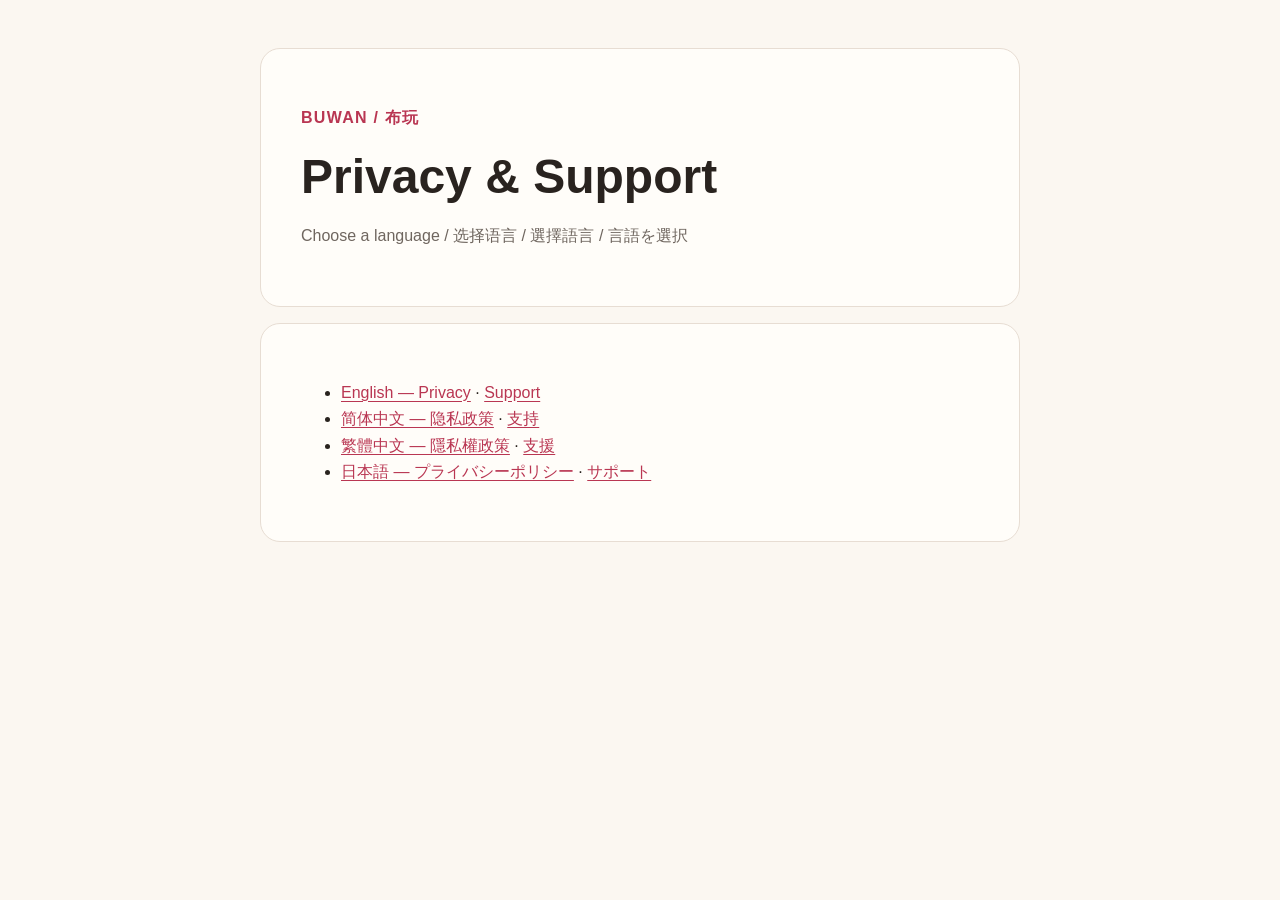
<file: index.html>
<!doctype html>
<html lang="en">
<head>
  <meta charset="utf-8">
  <meta name="viewport" content="width=device-width, initial-scale=1">
  <title>Buwan — Privacy &amp; Support</title>
  <link rel="stylesheet" href="styles.css">
  <link rel="canonical" href="https://pordhord.github.io/buwan-support/">
</head>
<body>
<main data-release-gate="1.0-local-only-no-sync">
  <header>
    <p class="eyebrow">Buwan / 布玩</p>
    <h1>Privacy &amp; Support</h1>
    <p class="meta">Choose a language / 选择语言 / 選擇語言 / 言語を選択</p>
  </header>
  <article>
    <ul>
      <li><a href="en/privacy.html">English — Privacy</a> · <a href="en/support.html">Support</a></li>
      <li><a href="zh-Hans/privacy.html">简体中文 — 隐私政策</a> · <a href="zh-Hans/support.html">支持</a></li>
      <li><a href="zh-Hant/privacy.html">繁體中文 — 隱私權政策</a> · <a href="zh-Hant/support.html">支援</a></li>
      <li><a href="ja/privacy.html">日本語 — プライバシーポリシー</a> · <a href="ja/support.html">サポート</a></li>
    </ul>
  </article>
</main>
</body>
</html>
</file>
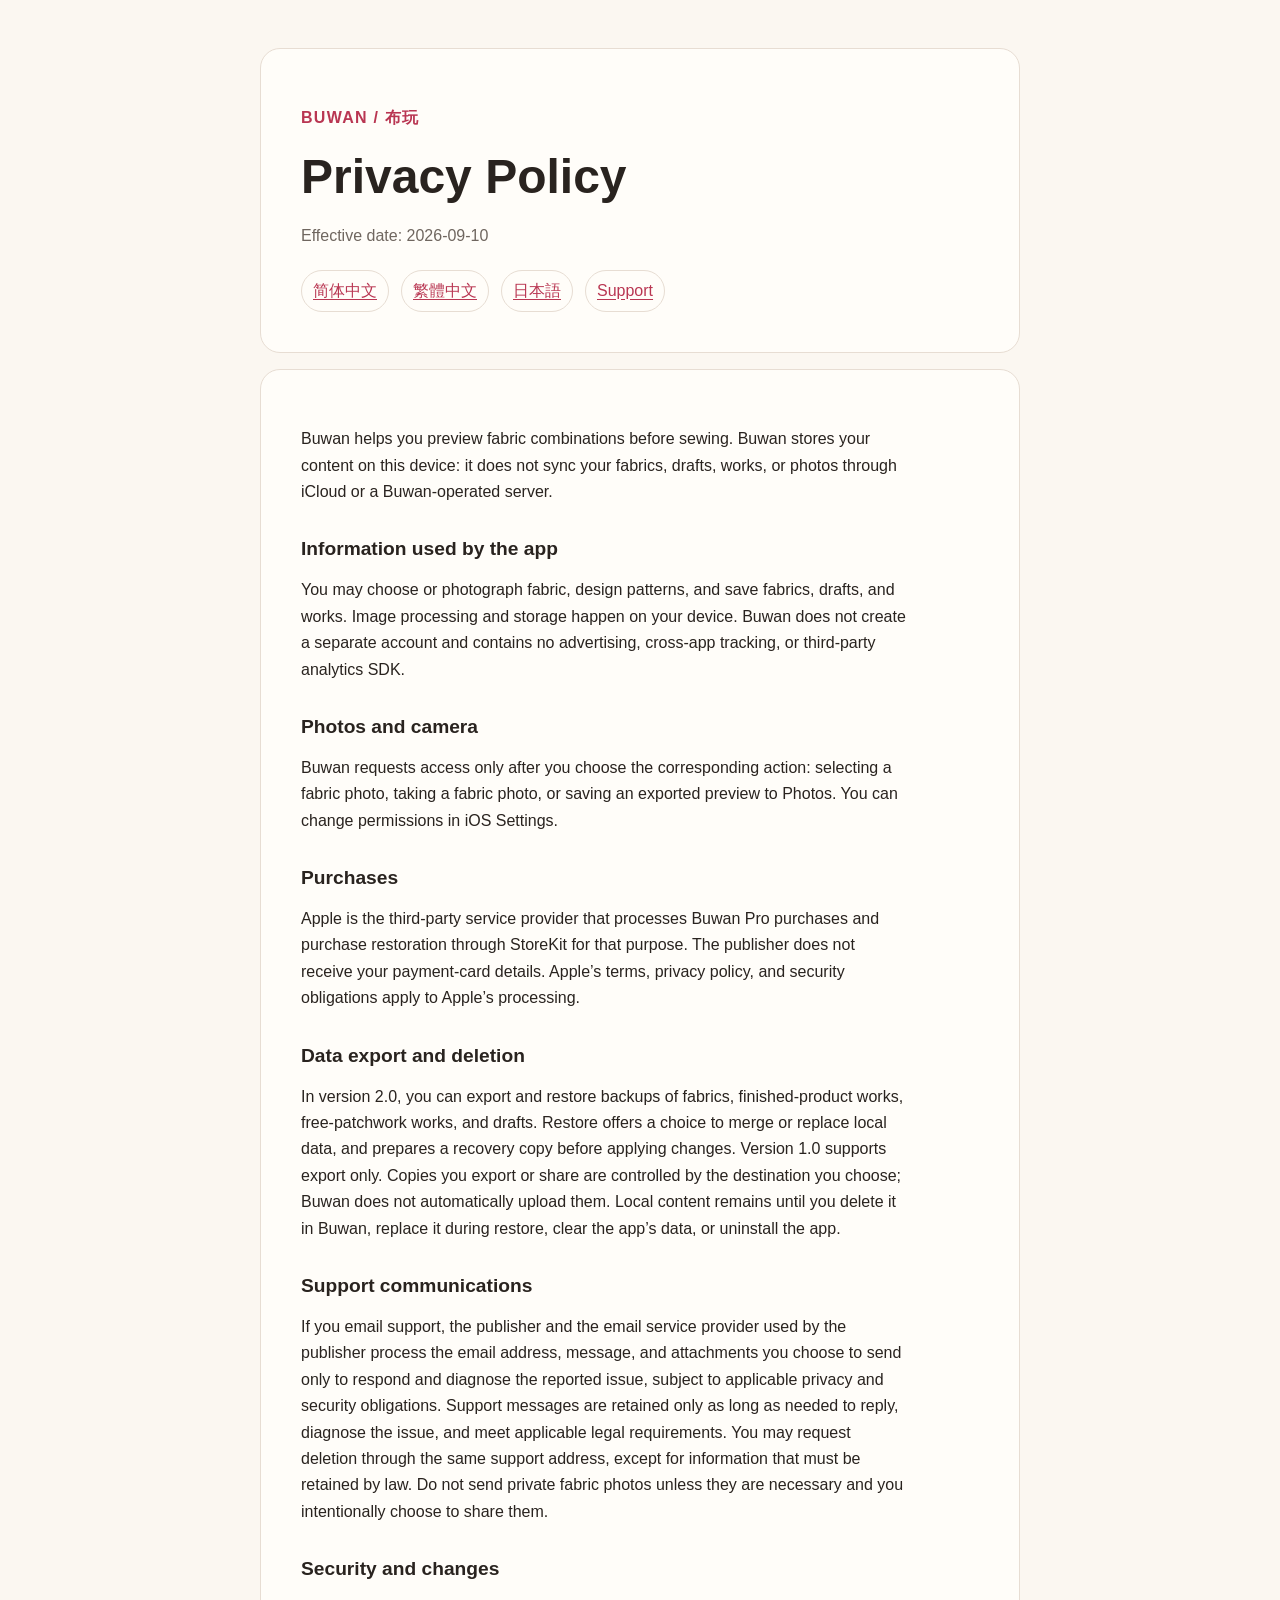
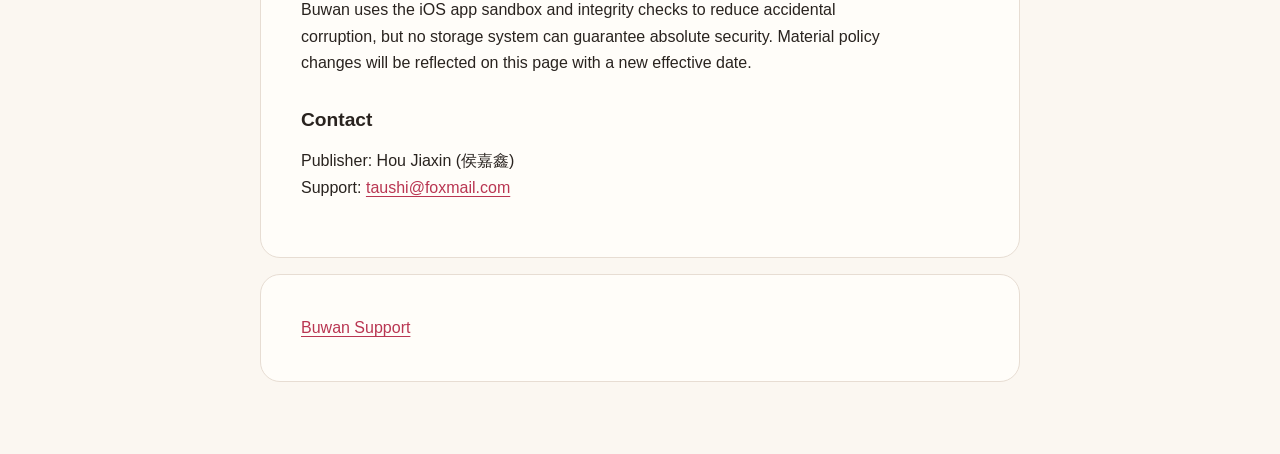
<file: en/privacy.html>
<!doctype html>
<html lang="en">
<head>
  <meta charset="utf-8"><meta name="viewport" content="width=device-width, initial-scale=1">
  <title>Buwan Privacy Policy</title><link rel="stylesheet" href="../styles.css">
  <link rel="canonical" href="https://pordhord.github.io/buwan-support/en/privacy.html">
</head>
<body><main data-release-gate="2.0-local-only-no-sync">
<header><p class="eyebrow">Buwan / 布玩</p><h1>Privacy Policy</h1>
<p class="meta">Effective date: 2026-09-10</p>
<nav class="language-nav" aria-label="Languages"><a href="../zh-Hans/privacy.html">简体中文</a><a href="../zh-Hant/privacy.html">繁體中文</a><a href="../ja/privacy.html">日本語</a><a href="support.html">Support</a></nav></header>
<article>
<p>Buwan helps you preview fabric combinations before sewing. Buwan stores your content on this device: it does not sync your fabrics, drafts, works, or photos through iCloud or a Buwan-operated server.</p>
<h2>Information used by the app</h2>
<p>You may choose or photograph fabric, design patterns, and save fabrics, drafts, and works. Image processing and storage happen on your device. Buwan does not create a separate account and contains no advertising, cross-app tracking, or third-party analytics SDK.</p>
<h2>Photos and camera</h2>
<p>Buwan requests access only after you choose the corresponding action: selecting a fabric photo, taking a fabric photo, or saving an exported preview to Photos. You can change permissions in iOS Settings.</p>
<h2>Purchases</h2>
<p>Apple is the third-party service provider that processes Buwan Pro purchases and purchase restoration through StoreKit for that purpose. The publisher does not receive your payment-card details. Apple’s terms, privacy policy, and security obligations apply to Apple’s processing.</p>
<h2>Data export and deletion</h2>
<p>In version 2.0, you can export and restore backups of fabrics, finished-product works, free-patchwork works, and drafts. Restore offers a choice to merge or replace local data, and prepares a recovery copy before applying changes. Version 1.0 supports export only. Copies you export or share are controlled by the destination you choose; Buwan does not automatically upload them. Local content remains until you delete it in Buwan, replace it during restore, clear the app’s data, or uninstall the app.</p>
<h2>Support communications</h2>
<p>If you email support, the publisher and the email service provider used by the publisher process the email address, message, and attachments you choose to send only to respond and diagnose the reported issue, subject to applicable privacy and security obligations. Support messages are retained only as long as needed to reply, diagnose the issue, and meet applicable legal requirements. You may request deletion through the same support address, except for information that must be retained by law. Do not send private fabric photos unless they are necessary and you intentionally choose to share them.</p>
<h2>Security and changes</h2>
<p>Buwan uses the iOS app sandbox and integrity checks to reduce accidental corruption, but no storage system can guarantee absolute security. Material policy changes will be reflected on this page with a new effective date.</p>
<h2>Contact</h2><p>Publisher: Hou Jiaxin (侯嘉鑫)<br>Support: <a href="mailto:taushi@foxmail.com">taushi@foxmail.com</a></p>
</article><footer><a href="support.html">Buwan Support</a></footer></main></body></html>
</file>
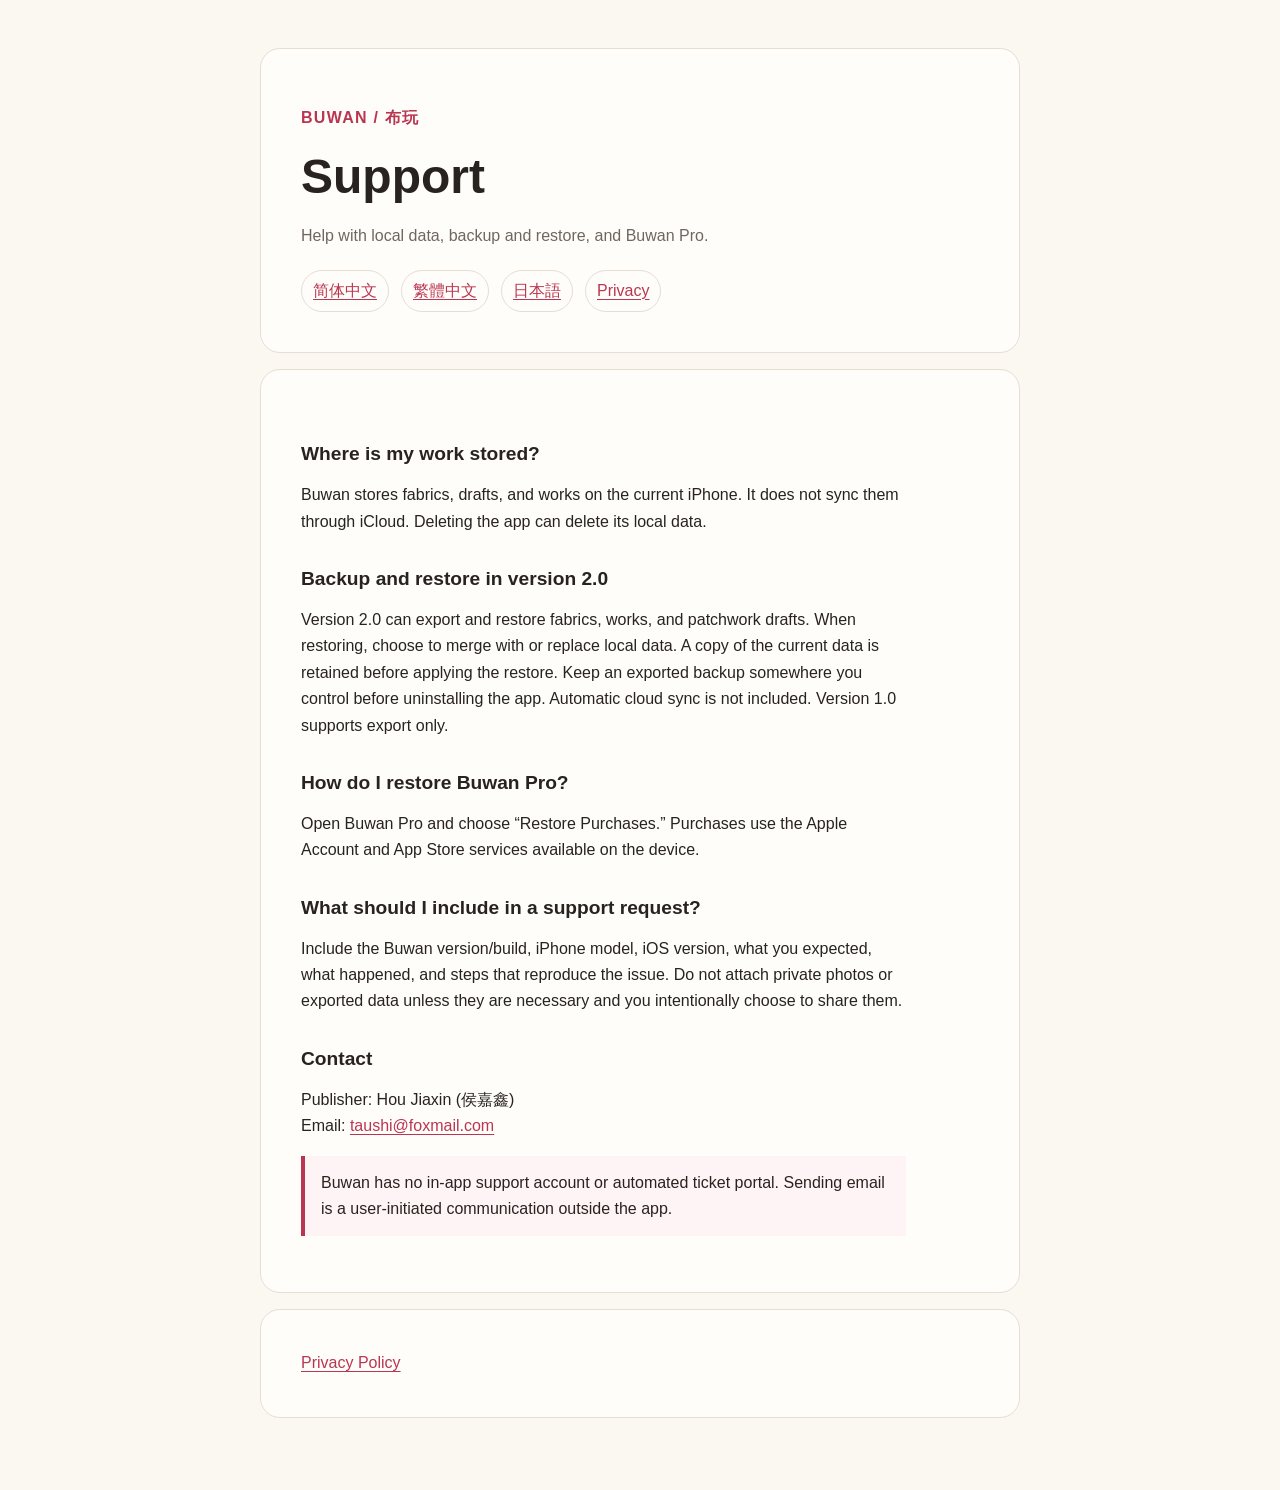
<file: en/support.html>
<!doctype html>
<html lang="en">
<head><meta charset="utf-8"><meta name="viewport" content="width=device-width, initial-scale=1">
<title>Buwan Support</title><link rel="stylesheet" href="../styles.css"><link rel="canonical" href="https://pordhord.github.io/buwan-support/en/support.html"></head>
<body><main data-release-gate="2.0-local-only-no-sync">
<header><p class="eyebrow">Buwan / 布玩</p><h1>Support</h1><p class="meta">Help with local data, backup and restore, and Buwan Pro.</p>
<nav class="language-nav" aria-label="Languages"><a href="../zh-Hans/support.html">简体中文</a><a href="../zh-Hant/support.html">繁體中文</a><a href="../ja/support.html">日本語</a><a href="privacy.html">Privacy</a></nav></header>
<article>
<h2>Where is my work stored?</h2><p>Buwan stores fabrics, drafts, and works on the current iPhone. It does not sync them through iCloud. Deleting the app can delete its local data.</p>
<h2>Backup and restore in version 2.0</h2><p>Version 2.0 can export and restore fabrics, works, and patchwork drafts. When restoring, choose to merge with or replace local data. A copy of the current data is retained before applying the restore. Keep an exported backup somewhere you control before uninstalling the app. Automatic cloud sync is not included. Version 1.0 supports export only.</p>
<h2>How do I restore Buwan Pro?</h2><p>Open Buwan Pro and choose “Restore Purchases.” Purchases use the Apple Account and App Store services available on the device.</p>
<h2>What should I include in a support request?</h2><p>Include the Buwan version/build, iPhone model, iOS version, what you expected, what happened, and steps that reproduce the issue. Do not attach private photos or exported data unless they are necessary and you intentionally choose to share them.</p>
<h2>Contact</h2><p>Publisher: Hou Jiaxin (侯嘉鑫)<br>Email: <a href="mailto:taushi@foxmail.com">taushi@foxmail.com</a></p>
<p class="notice">Buwan has no in-app support account or automated ticket portal. Sending email is a user-initiated communication outside the app.</p>
</article><footer><a href="privacy.html">Privacy Policy</a></footer></main></body></html>
</file>
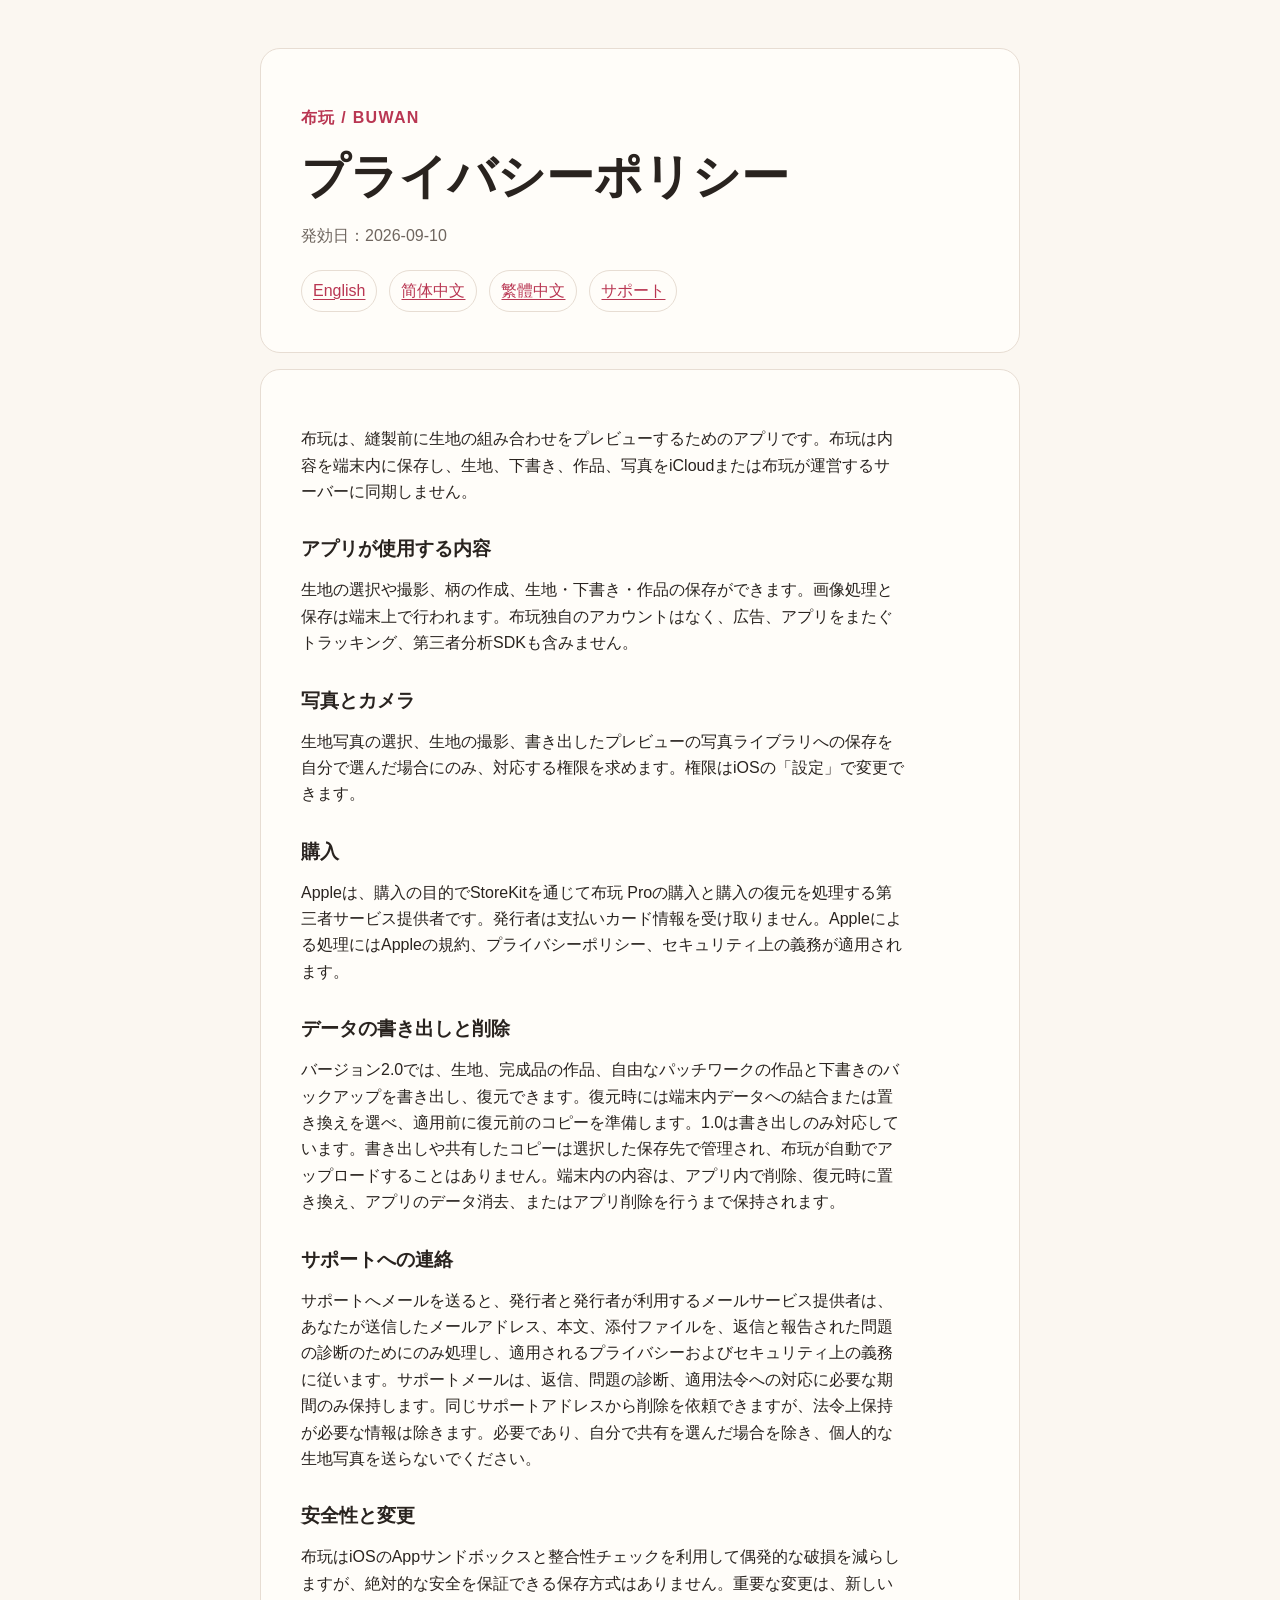
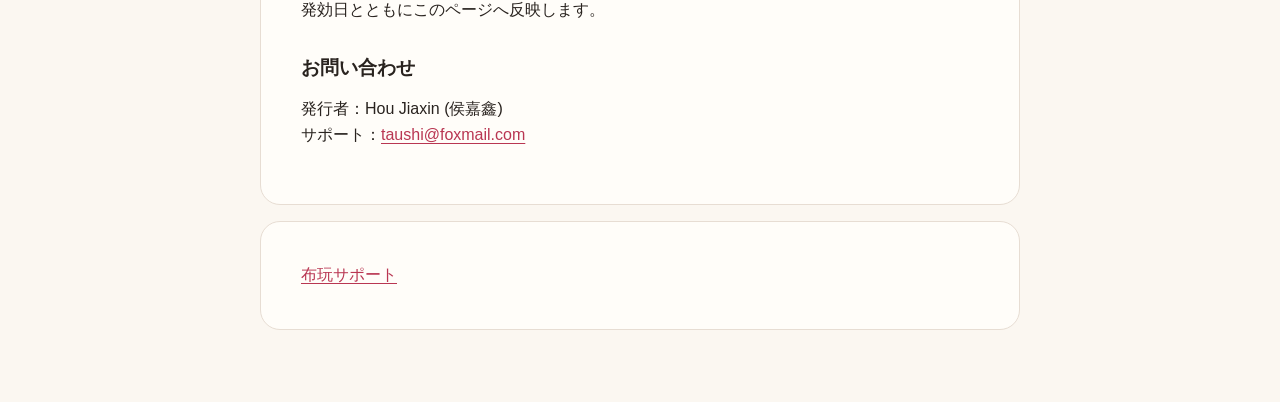
<file: ja/privacy.html>
<!doctype html>
<html lang="ja">
<head><meta charset="utf-8"><meta name="viewport" content="width=device-width, initial-scale=1"><title>布玩 プライバシーポリシー</title><link rel="stylesheet" href="../styles.css"><link rel="canonical" href="https://pordhord.github.io/buwan-support/ja/privacy.html"></head>
<body><main data-release-gate="2.0-local-only-no-sync">
<header><p class="eyebrow">布玩 / Buwan</p><h1>プライバシーポリシー</h1><p class="meta">発効日：2026-09-10</p><nav class="language-nav" aria-label="言語"><a href="../en/privacy.html">English</a><a href="../zh-Hans/privacy.html">简体中文</a><a href="../zh-Hant/privacy.html">繁體中文</a><a href="support.html">サポート</a></nav></header>
<article>
<p>布玩は、縫製前に生地の組み合わせをプレビューするためのアプリです。布玩は内容を端末内に保存し、生地、下書き、作品、写真をiCloudまたは布玩が運営するサーバーに同期しません。</p>
<h2>アプリが使用する内容</h2><p>生地の選択や撮影、柄の作成、生地・下書き・作品の保存ができます。画像処理と保存は端末上で行われます。布玩独自のアカウントはなく、広告、アプリをまたぐトラッキング、第三者分析SDKも含みません。</p>
<h2>写真とカメラ</h2><p>生地写真の選択、生地の撮影、書き出したプレビューの写真ライブラリへの保存を自分で選んだ場合にのみ、対応する権限を求めます。権限はiOSの「設定」で変更できます。</p>
<h2>購入</h2><p>Appleは、購入の目的でStoreKitを通じて布玩 Proの購入と購入の復元を処理する第三者サービス提供者です。発行者は支払いカード情報を受け取りません。Appleによる処理にはAppleの規約、プライバシーポリシー、セキュリティ上の義務が適用されます。</p>
<h2>データの書き出しと削除</h2><p>バージョン2.0では、生地、完成品の作品、自由なパッチワークの作品と下書きのバックアップを書き出し、復元できます。復元時には端末内データへの結合または置き換えを選べ、適用前に復元前のコピーを準備します。1.0は書き出しのみ対応しています。書き出しや共有したコピーは選択した保存先で管理され、布玩が自動でアップロードすることはありません。端末内の内容は、アプリ内で削除、復元時に置き換え、アプリのデータ消去、またはアプリ削除を行うまで保持されます。</p>
<h2>サポートへの連絡</h2><p>サポートへメールを送ると、発行者と発行者が利用するメールサービス提供者は、あなたが送信したメールアドレス、本文、添付ファイルを、返信と報告された問題の診断のためにのみ処理し、適用されるプライバシーおよびセキュリティ上の義務に従います。サポートメールは、返信、問題の診断、適用法令への対応に必要な期間のみ保持します。同じサポートアドレスから削除を依頼できますが、法令上保持が必要な情報は除きます。必要であり、自分で共有を選んだ場合を除き、個人的な生地写真を送らないでください。</p>
<h2>安全性と変更</h2><p>布玩はiOSのAppサンドボックスと整合性チェックを利用して偶発的な破損を減らしますが、絶対的な安全を保証できる保存方式はありません。重要な変更は、新しい発効日とともにこのページへ反映します。</p>
<h2>お問い合わせ</h2><p>発行者：Hou Jiaxin (侯嘉鑫)<br>サポート：<a href="mailto:taushi@foxmail.com">taushi@foxmail.com</a></p>
</article><footer><a href="support.html">布玩サポート</a></footer></main></body></html>
</file>
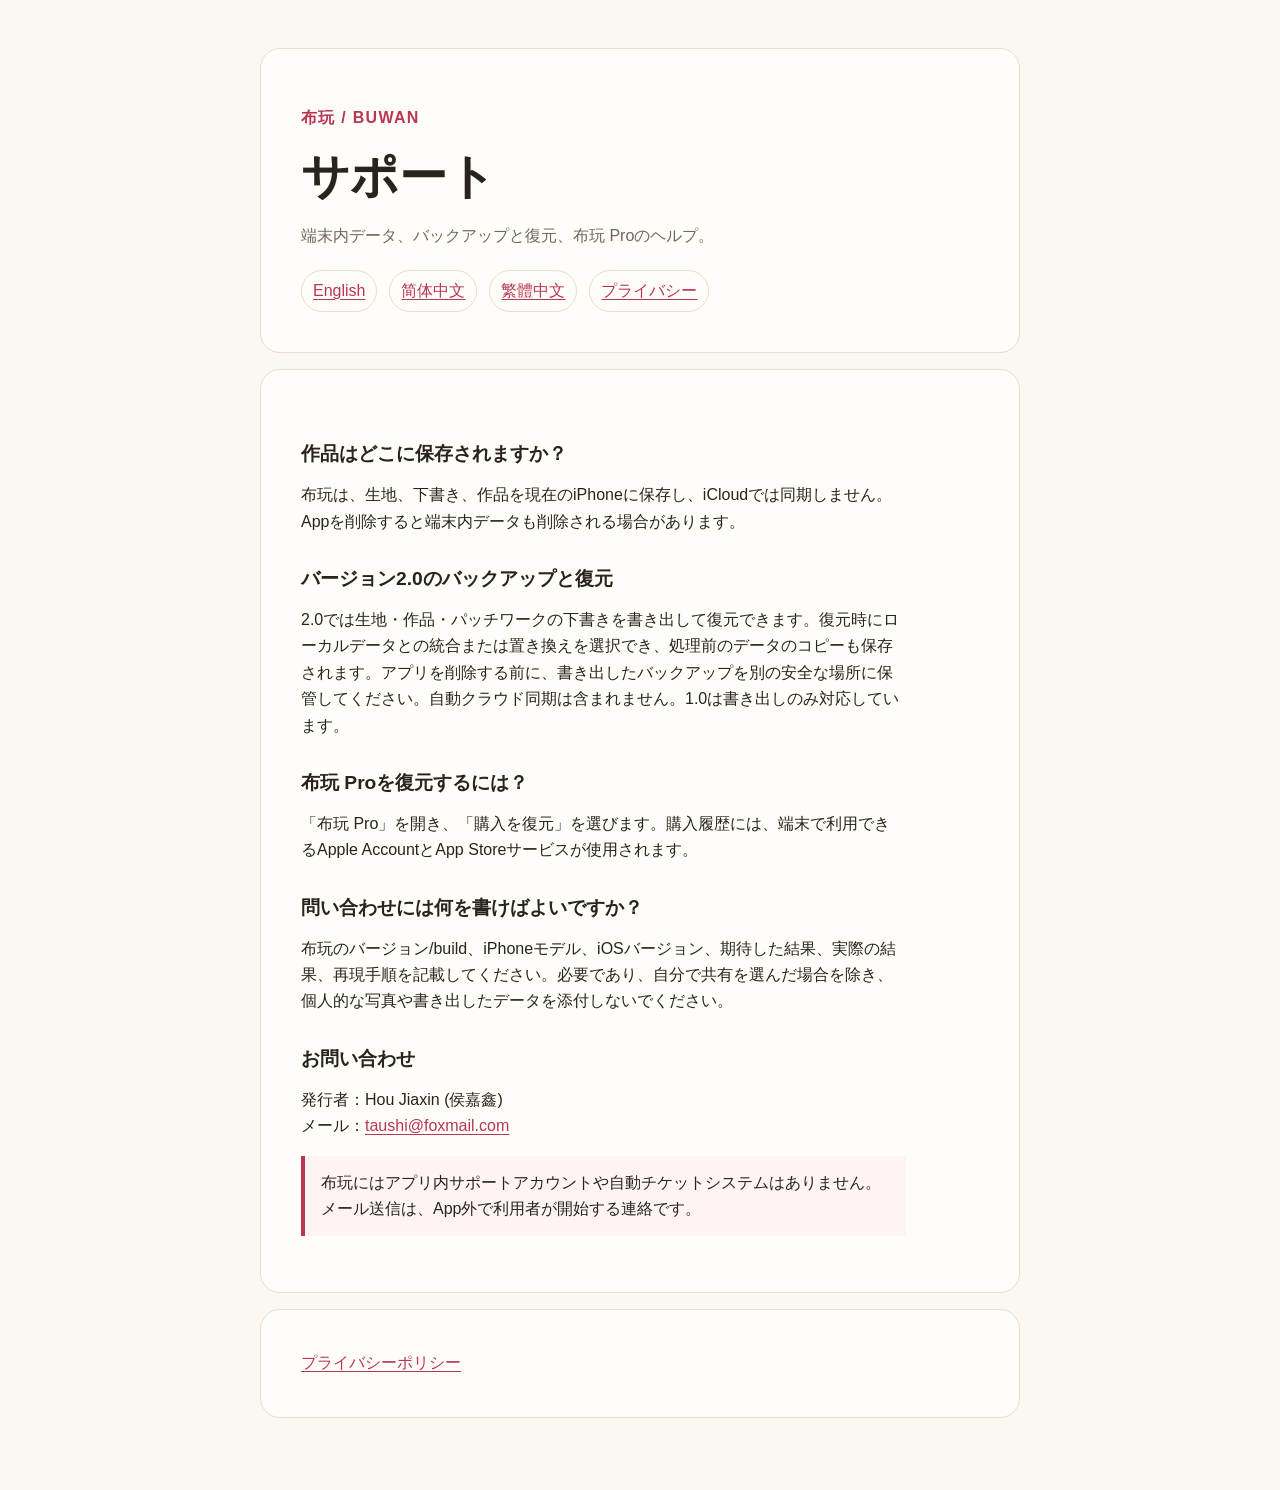
<file: ja/support.html>
<!doctype html>
<html lang="ja">
<head><meta charset="utf-8"><meta name="viewport" content="width=device-width, initial-scale=1"><title>布玩 サポート</title><link rel="stylesheet" href="../styles.css"><link rel="canonical" href="https://pordhord.github.io/buwan-support/ja/support.html"></head>
<body><main data-release-gate="2.0-local-only-no-sync">
<header><p class="eyebrow">布玩 / Buwan</p><h1>サポート</h1><p class="meta">端末内データ、バックアップと復元、布玩 Proのヘルプ。</p><nav class="language-nav" aria-label="言語"><a href="../en/support.html">English</a><a href="../zh-Hans/support.html">简体中文</a><a href="../zh-Hant/support.html">繁體中文</a><a href="privacy.html">プライバシー</a></nav></header>
<article>
<h2>作品はどこに保存されますか？</h2><p>布玩は、生地、下書き、作品を現在のiPhoneに保存し、iCloudでは同期しません。Appを削除すると端末内データも削除される場合があります。</p>
<h2>バージョン2.0のバックアップと復元</h2><p>2.0では生地・作品・パッチワークの下書きを書き出して復元できます。復元時にローカルデータとの統合または置き換えを選択でき、処理前のデータのコピーも保存されます。アプリを削除する前に、書き出したバックアップを別の安全な場所に保管してください。自動クラウド同期は含まれません。1.0は書き出しのみ対応しています。</p>
<h2>布玩 Proを復元するには？</h2><p>「布玩 Pro」を開き、「購入を復元」を選びます。購入履歴には、端末で利用できるApple AccountとApp Storeサービスが使用されます。</p>
<h2>問い合わせには何を書けばよいですか？</h2><p>布玩のバージョン/build、iPhoneモデル、iOSバージョン、期待した結果、実際の結果、再現手順を記載してください。必要であり、自分で共有を選んだ場合を除き、個人的な写真や書き出したデータを添付しないでください。</p>
<h2>お問い合わせ</h2><p>発行者：Hou Jiaxin (侯嘉鑫)<br>メール：<a href="mailto:taushi@foxmail.com">taushi@foxmail.com</a></p>
<p class="notice">布玩にはアプリ内サポートアカウントや自動チケットシステムはありません。メール送信は、App外で利用者が開始する連絡です。</p>
</article><footer><a href="privacy.html">プライバシーポリシー</a></footer></main></body></html>
</file>
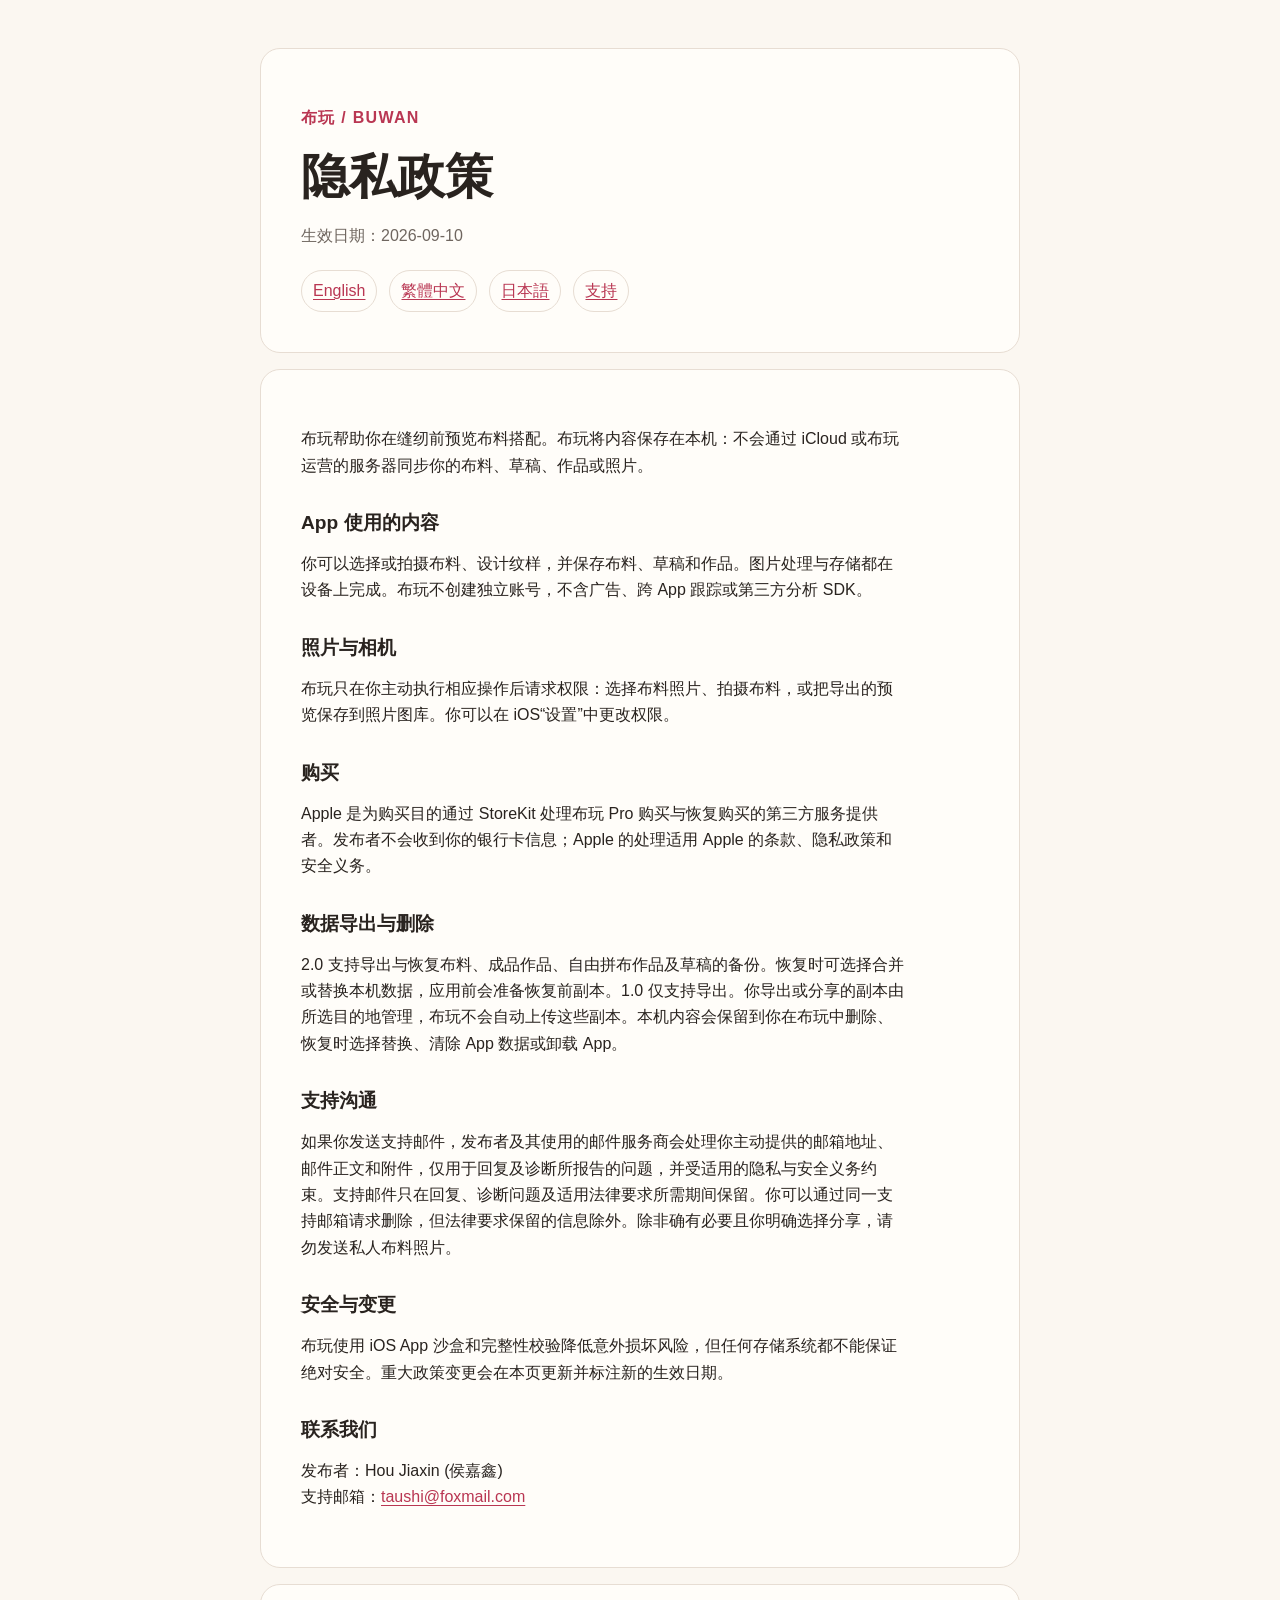
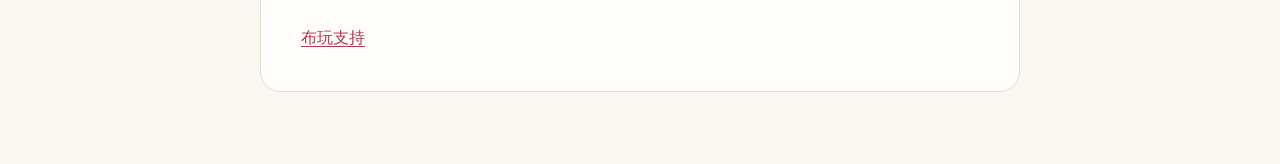
<file: zh-Hans/privacy.html>
<!doctype html>
<html lang="zh-Hans">
<head><meta charset="utf-8"><meta name="viewport" content="width=device-width, initial-scale=1">
<title>布玩隐私政策</title><link rel="stylesheet" href="../styles.css"><link rel="canonical" href="https://pordhord.github.io/buwan-support/zh-Hans/privacy.html"></head>
<body><main data-release-gate="2.0-local-only-no-sync">
<header><p class="eyebrow">布玩 / Buwan</p><h1>隐私政策</h1><p class="meta">生效日期：2026-09-10</p>
<nav class="language-nav" aria-label="语言"><a href="../en/privacy.html">English</a><a href="../zh-Hant/privacy.html">繁體中文</a><a href="../ja/privacy.html">日本語</a><a href="support.html">支持</a></nav></header>
<article>
<p>布玩帮助你在缝纫前预览布料搭配。布玩将内容保存在本机：不会通过 iCloud 或布玩运营的服务器同步你的布料、草稿、作品或照片。</p>
<h2>App 使用的内容</h2><p>你可以选择或拍摄布料、设计纹样，并保存布料、草稿和作品。图片处理与存储都在设备上完成。布玩不创建独立账号，不含广告、跨 App 跟踪或第三方分析 SDK。</p>
<h2>照片与相机</h2><p>布玩只在你主动执行相应操作后请求权限：选择布料照片、拍摄布料，或把导出的预览保存到照片图库。你可以在 iOS“设置”中更改权限。</p>
<h2>购买</h2><p>Apple 是为购买目的通过 StoreKit 处理布玩 Pro 购买与恢复购买的第三方服务提供者。发布者不会收到你的银行卡信息；Apple 的处理适用 Apple 的条款、隐私政策和安全义务。</p>
<h2>数据导出与删除</h2><p>2.0 支持导出与恢复布料、成品作品、自由拼布作品及草稿的备份。恢复时可选择合并或替换本机数据，应用前会准备恢复前副本。1.0 仅支持导出。你导出或分享的副本由所选目的地管理，布玩不会自动上传这些副本。本机内容会保留到你在布玩中删除、恢复时选择替换、清除 App 数据或卸载 App。</p>
<h2>支持沟通</h2><p>如果你发送支持邮件，发布者及其使用的邮件服务商会处理你主动提供的邮箱地址、邮件正文和附件，仅用于回复及诊断所报告的问题，并受适用的隐私与安全义务约束。支持邮件只在回复、诊断问题及适用法律要求所需期间保留。你可以通过同一支持邮箱请求删除，但法律要求保留的信息除外。除非确有必要且你明确选择分享，请勿发送私人布料照片。</p>
<h2>安全与变更</h2><p>布玩使用 iOS App 沙盒和完整性校验降低意外损坏风险，但任何存储系统都不能保证绝对安全。重大政策变更会在本页更新并标注新的生效日期。</p>
<h2>联系我们</h2><p>发布者：Hou Jiaxin (侯嘉鑫)<br>支持邮箱：<a href="mailto:taushi@foxmail.com">taushi@foxmail.com</a></p>
</article><footer><a href="support.html">布玩支持</a></footer></main></body></html>
</file>
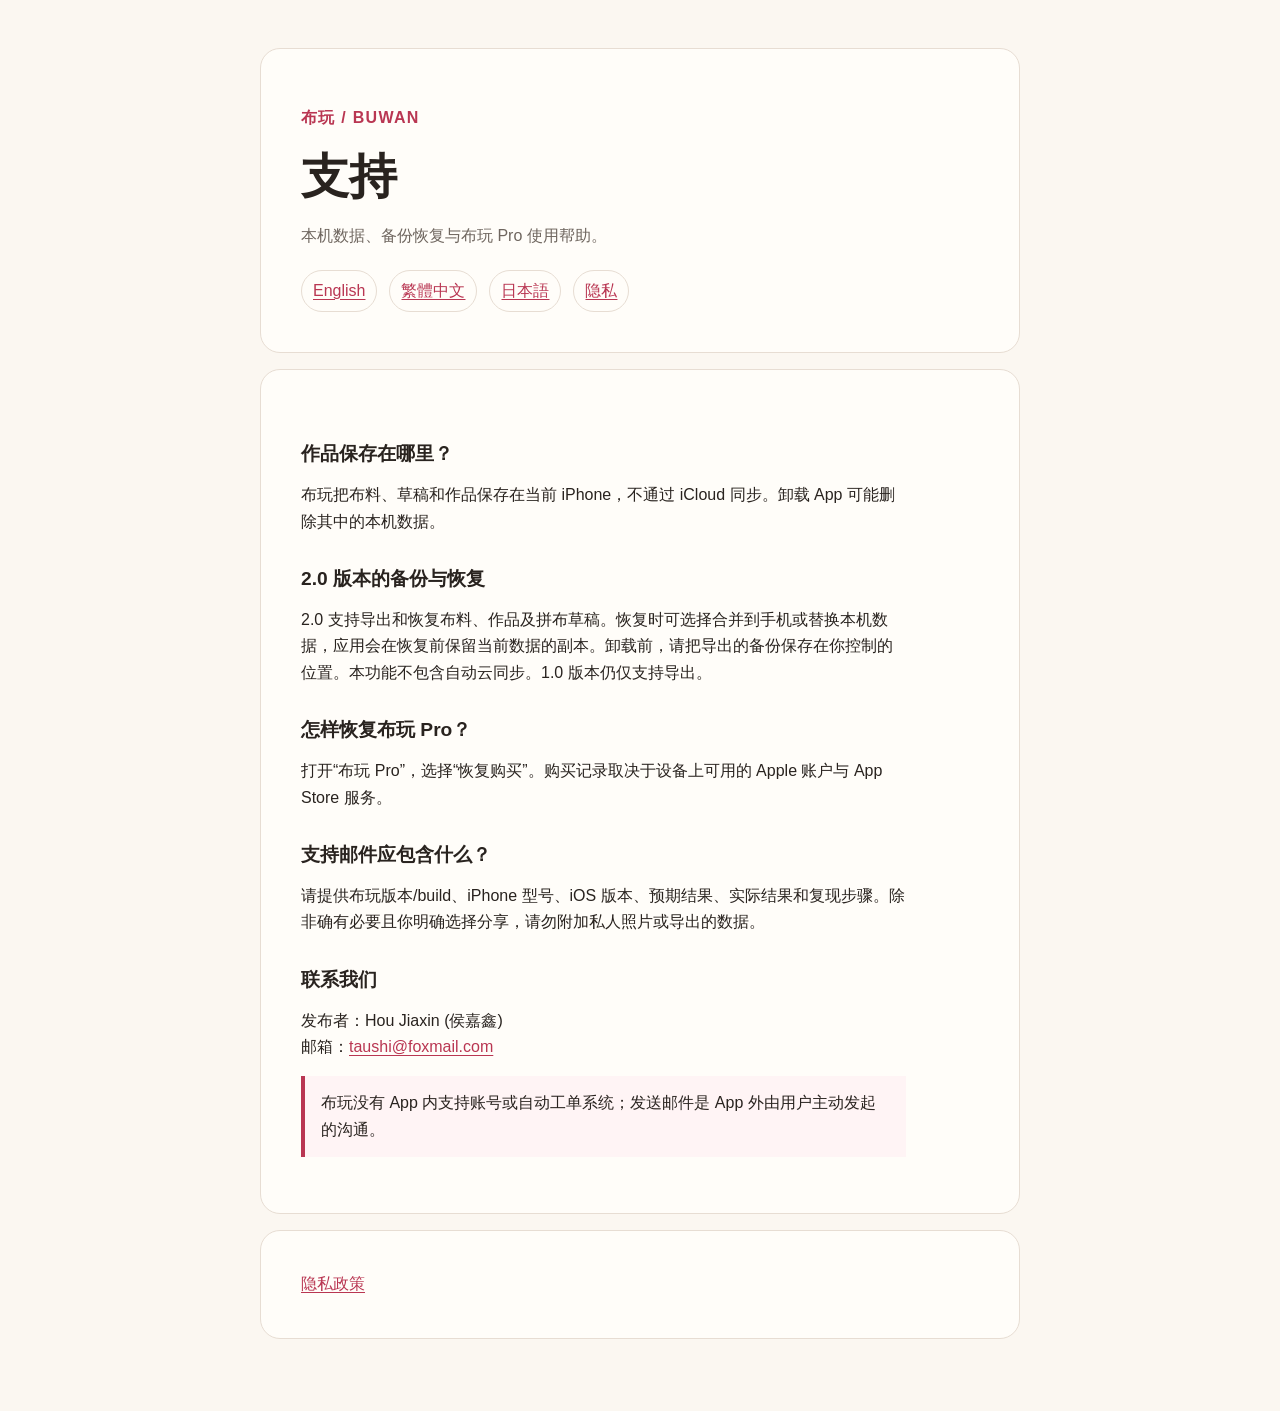
<file: zh-Hans/support.html>
<!doctype html>
<html lang="zh-Hans">
<head><meta charset="utf-8"><meta name="viewport" content="width=device-width, initial-scale=1"><title>布玩支持</title><link rel="stylesheet" href="../styles.css"><link rel="canonical" href="https://pordhord.github.io/buwan-support/zh-Hans/support.html"></head>
<body><main data-release-gate="2.0-local-only-no-sync">
<header><p class="eyebrow">布玩 / Buwan</p><h1>支持</h1><p class="meta">本机数据、备份恢复与布玩 Pro 使用帮助。</p><nav class="language-nav" aria-label="语言"><a href="../en/support.html">English</a><a href="../zh-Hant/support.html">繁體中文</a><a href="../ja/support.html">日本語</a><a href="privacy.html">隐私</a></nav></header>
<article>
<h2>作品保存在哪里？</h2><p>布玩把布料、草稿和作品保存在当前 iPhone，不通过 iCloud 同步。卸载 App 可能删除其中的本机数据。</p>
<h2>2.0 版本的备份与恢复</h2><p>2.0 支持导出和恢复布料、作品及拼布草稿。恢复时可选择合并到手机或替换本机数据，应用会在恢复前保留当前数据的副本。卸载前，请把导出的备份保存在你控制的位置。本功能不包含自动云同步。1.0 版本仍仅支持导出。</p>
<h2>怎样恢复布玩 Pro？</h2><p>打开“布玩 Pro”，选择“恢复购买”。购买记录取决于设备上可用的 Apple 账户与 App Store 服务。</p>
<h2>支持邮件应包含什么？</h2><p>请提供布玩版本/build、iPhone 型号、iOS 版本、预期结果、实际结果和复现步骤。除非确有必要且你明确选择分享，请勿附加私人照片或导出的数据。</p>
<h2>联系我们</h2><p>发布者：Hou Jiaxin (侯嘉鑫)<br>邮箱：<a href="mailto:taushi@foxmail.com">taushi@foxmail.com</a></p>
<p class="notice">布玩没有 App 内支持账号或自动工单系统；发送邮件是 App 外由用户主动发起的沟通。</p>
</article><footer><a href="privacy.html">隐私政策</a></footer></main></body></html>
</file>
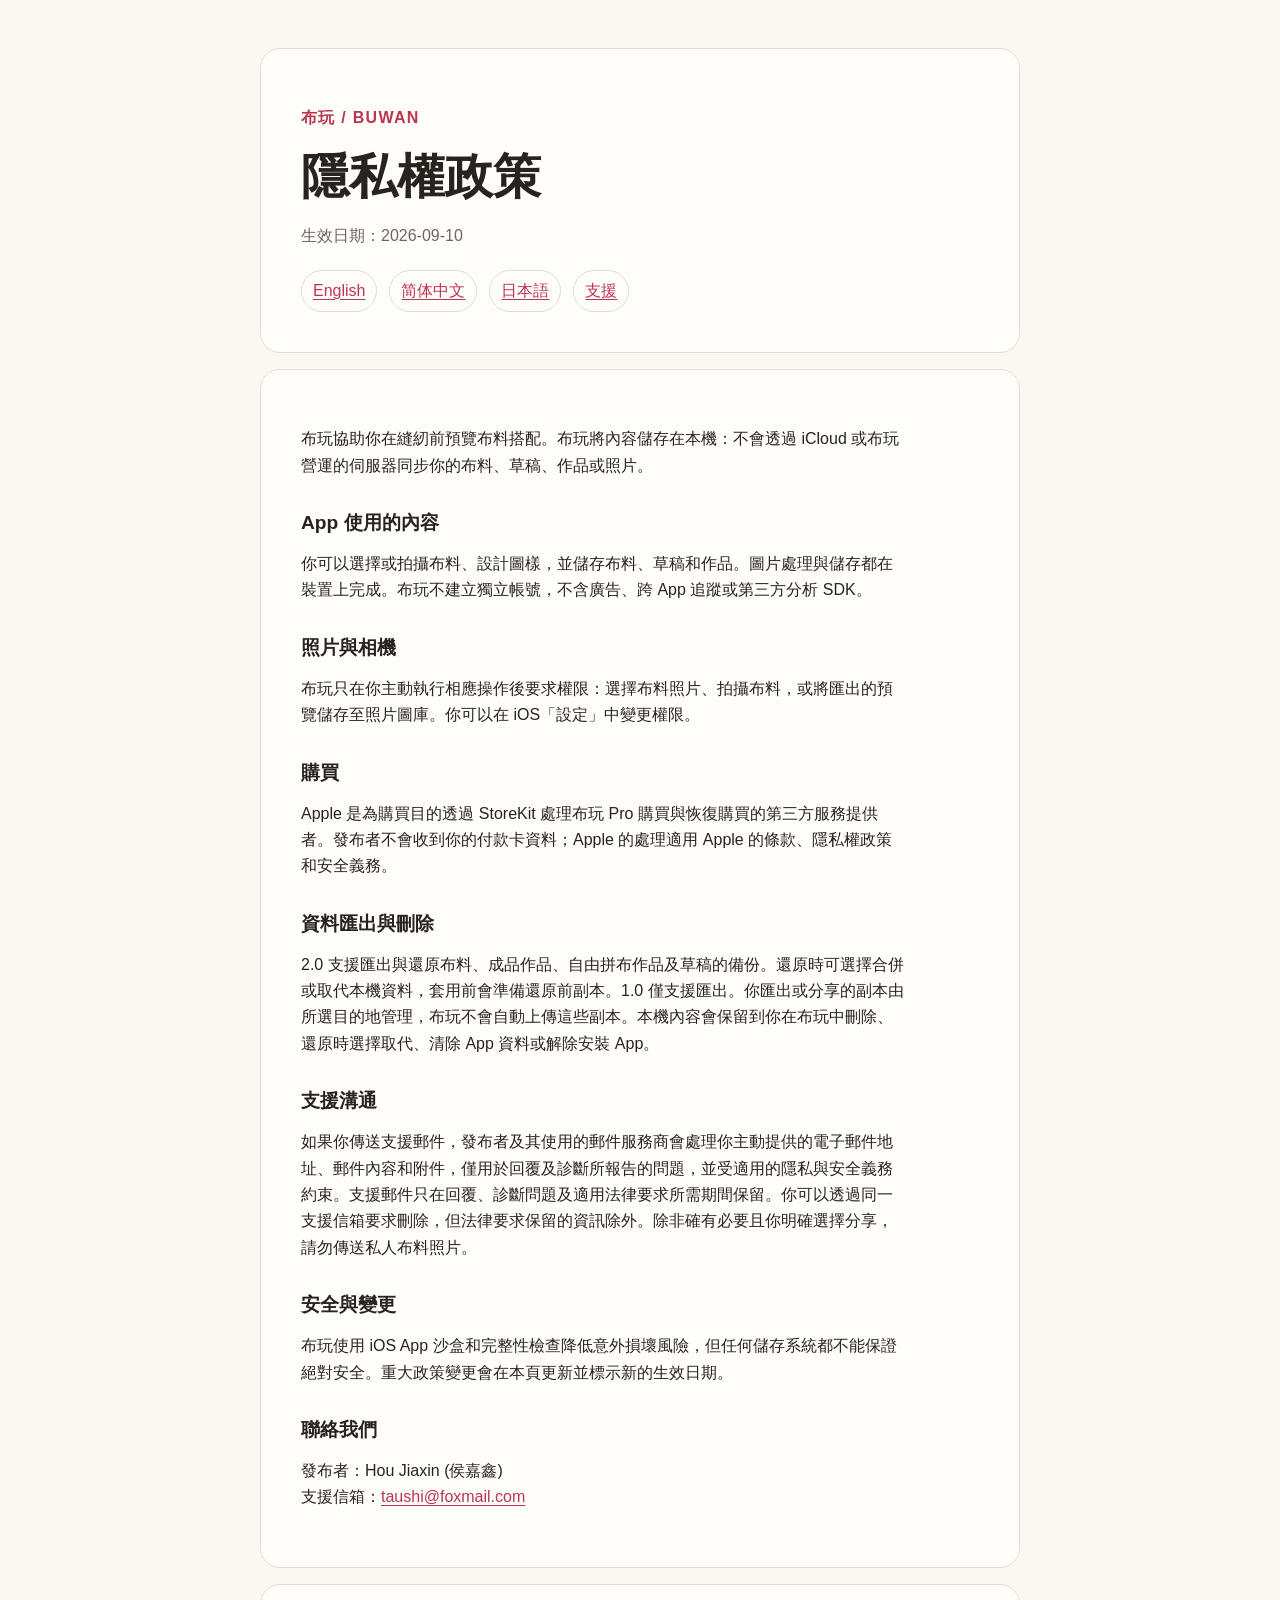
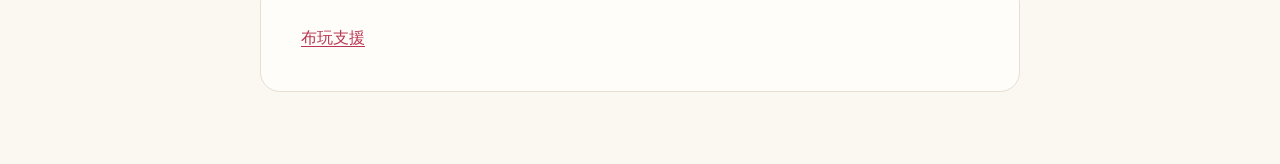
<file: zh-Hant/privacy.html>
<!doctype html>
<html lang="zh-Hant">
<head><meta charset="utf-8"><meta name="viewport" content="width=device-width, initial-scale=1"><title>布玩隱私權政策</title><link rel="stylesheet" href="../styles.css"><link rel="canonical" href="https://pordhord.github.io/buwan-support/zh-Hant/privacy.html"></head>
<body><main data-release-gate="2.0-local-only-no-sync">
<header><p class="eyebrow">布玩 / Buwan</p><h1>隱私權政策</h1><p class="meta">生效日期：2026-09-10</p><nav class="language-nav" aria-label="語言"><a href="../en/privacy.html">English</a><a href="../zh-Hans/privacy.html">简体中文</a><a href="../ja/privacy.html">日本語</a><a href="support.html">支援</a></nav></header>
<article>
<p>布玩協助你在縫紉前預覽布料搭配。布玩將內容儲存在本機：不會透過 iCloud 或布玩營運的伺服器同步你的布料、草稿、作品或照片。</p>
<h2>App 使用的內容</h2><p>你可以選擇或拍攝布料、設計圖樣，並儲存布料、草稿和作品。圖片處理與儲存都在裝置上完成。布玩不建立獨立帳號，不含廣告、跨 App 追蹤或第三方分析 SDK。</p>
<h2>照片與相機</h2><p>布玩只在你主動執行相應操作後要求權限：選擇布料照片、拍攝布料，或將匯出的預覽儲存至照片圖庫。你可以在 iOS「設定」中變更權限。</p>
<h2>購買</h2><p>Apple 是為購買目的透過 StoreKit 處理布玩 Pro 購買與恢復購買的第三方服務提供者。發布者不會收到你的付款卡資料；Apple 的處理適用 Apple 的條款、隱私權政策和安全義務。</p>
<h2>資料匯出與刪除</h2><p>2.0 支援匯出與還原布料、成品作品、自由拼布作品及草稿的備份。還原時可選擇合併或取代本機資料，套用前會準備還原前副本。1.0 僅支援匯出。你匯出或分享的副本由所選目的地管理，布玩不會自動上傳這些副本。本機內容會保留到你在布玩中刪除、還原時選擇取代、清除 App 資料或解除安裝 App。</p>
<h2>支援溝通</h2><p>如果你傳送支援郵件，發布者及其使用的郵件服務商會處理你主動提供的電子郵件地址、郵件內容和附件，僅用於回覆及診斷所報告的問題，並受適用的隱私與安全義務約束。支援郵件只在回覆、診斷問題及適用法律要求所需期間保留。你可以透過同一支援信箱要求刪除，但法律要求保留的資訊除外。除非確有必要且你明確選擇分享，請勿傳送私人布料照片。</p>
<h2>安全與變更</h2><p>布玩使用 iOS App 沙盒和完整性檢查降低意外損壞風險，但任何儲存系統都不能保證絕對安全。重大政策變更會在本頁更新並標示新的生效日期。</p>
<h2>聯絡我們</h2><p>發布者：Hou Jiaxin (侯嘉鑫)<br>支援信箱：<a href="mailto:taushi@foxmail.com">taushi@foxmail.com</a></p>
</article><footer><a href="support.html">布玩支援</a></footer></main></body></html>
</file>
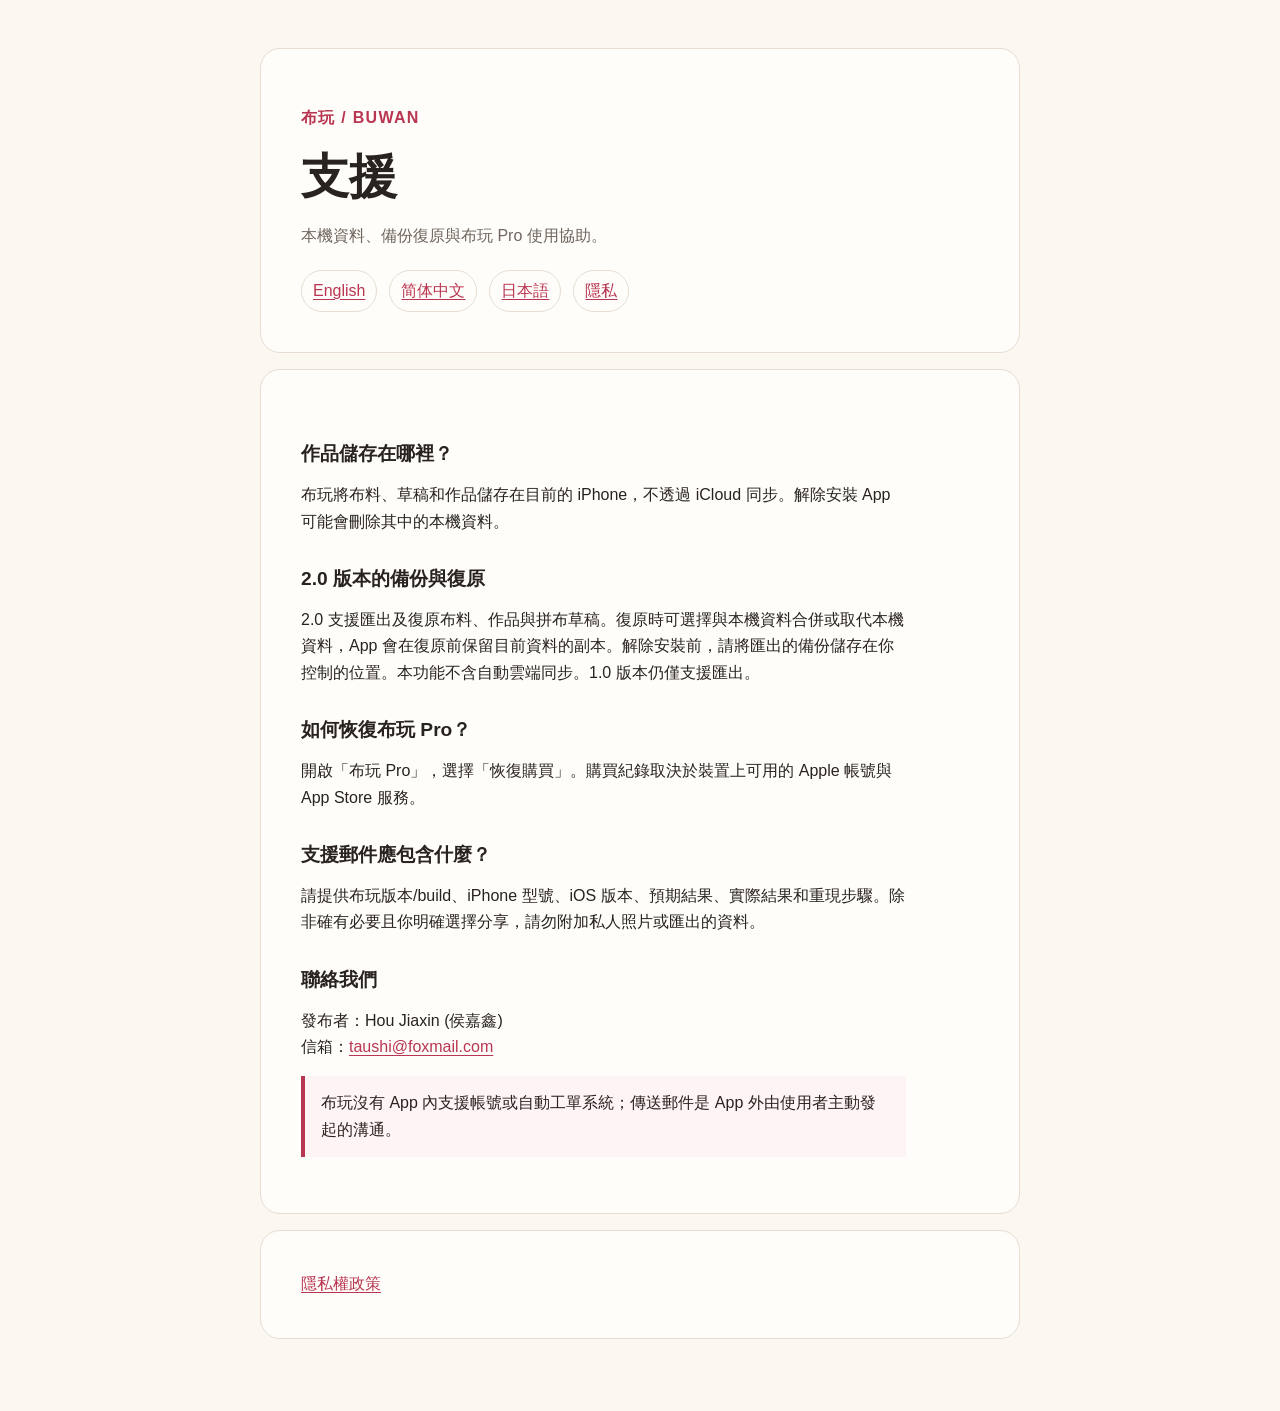
<file: zh-Hant/support.html>
<!doctype html>
<html lang="zh-Hant">
<head><meta charset="utf-8"><meta name="viewport" content="width=device-width, initial-scale=1"><title>布玩支援</title><link rel="stylesheet" href="../styles.css"><link rel="canonical" href="https://pordhord.github.io/buwan-support/zh-Hant/support.html"></head>
<body><main data-release-gate="2.0-local-only-no-sync">
<header><p class="eyebrow">布玩 / Buwan</p><h1>支援</h1><p class="meta">本機資料、備份復原與布玩 Pro 使用協助。</p><nav class="language-nav" aria-label="語言"><a href="../en/support.html">English</a><a href="../zh-Hans/support.html">简体中文</a><a href="../ja/support.html">日本語</a><a href="privacy.html">隱私</a></nav></header>
<article>
<h2>作品儲存在哪裡？</h2><p>布玩將布料、草稿和作品儲存在目前的 iPhone，不透過 iCloud 同步。解除安裝 App 可能會刪除其中的本機資料。</p>
<h2>2.0 版本的備份與復原</h2><p>2.0 支援匯出及復原布料、作品與拼布草稿。復原時可選擇與本機資料合併或取代本機資料，App 會在復原前保留目前資料的副本。解除安裝前，請將匯出的備份儲存在你控制的位置。本功能不含自動雲端同步。1.0 版本仍僅支援匯出。</p>
<h2>如何恢復布玩 Pro？</h2><p>開啟「布玩 Pro」，選擇「恢復購買」。購買紀錄取決於裝置上可用的 Apple 帳號與 App Store 服務。</p>
<h2>支援郵件應包含什麼？</h2><p>請提供布玩版本/build、iPhone 型號、iOS 版本、預期結果、實際結果和重現步驟。除非確有必要且你明確選擇分享，請勿附加私人照片或匯出的資料。</p>
<h2>聯絡我們</h2><p>發布者：Hou Jiaxin (侯嘉鑫)<br>信箱：<a href="mailto:taushi@foxmail.com">taushi@foxmail.com</a></p>
<p class="notice">布玩沒有 App 內支援帳號或自動工單系統；傳送郵件是 App 外由使用者主動發起的溝通。</p>
</article><footer><a href="privacy.html">隱私權政策</a></footer></main></body></html>
</file>
<file: styles.css>
:root {
  color-scheme: light;
  --paper: #fbf7f1;
  --card: #fffdf9;
  --ink: #29231f;
  --muted: #6f665f;
  --accent: #b93652;
  --line: #e7ddd3;
}

* { box-sizing: border-box; }

body {
  margin: 0;
  background: var(--paper);
  color: var(--ink);
  font-family: -apple-system, BlinkMacSystemFont, "Segoe UI", sans-serif;
  line-height: 1.65;
}

main {
  width: min(760px, calc(100% - 32px));
  margin: 0 auto;
  padding: 48px 0 72px;
}

header, article, footer {
  background: var(--card);
  border: 1px solid var(--line);
  border-radius: 20px;
  padding: clamp(20px, 5vw, 40px);
}

article { margin-top: 16px; }
footer { margin-top: 16px; color: var(--muted); }
h1, h2 { line-height: 1.25; }
h1 { margin: 0 0 8px; font-size: clamp(2rem, 7vw, 3rem); }
h2 { margin-top: 2rem; font-size: 1.2rem; }
p, li { max-width: 68ch; overflow-wrap: anywhere; }
a { color: var(--accent); text-underline-offset: 3px; }
a, .meta { overflow-wrap: anywhere; }
.eyebrow { color: var(--accent); font-weight: 700; letter-spacing: .08em; text-transform: uppercase; }
.meta { color: var(--muted); }
.language-nav { display: flex; flex-wrap: wrap; gap: 12px; margin-top: 20px; }
.language-nav a { padding: 7px 11px; border: 1px solid var(--line); border-radius: 999px; }
.notice { padding: 14px 16px; border-left: 4px solid var(--accent); background: #fff4f5; }
code { overflow-wrap: anywhere; }
@media (prefers-reduced-motion: no-preference) { a { transition: color .15s ease; } }
</file>
